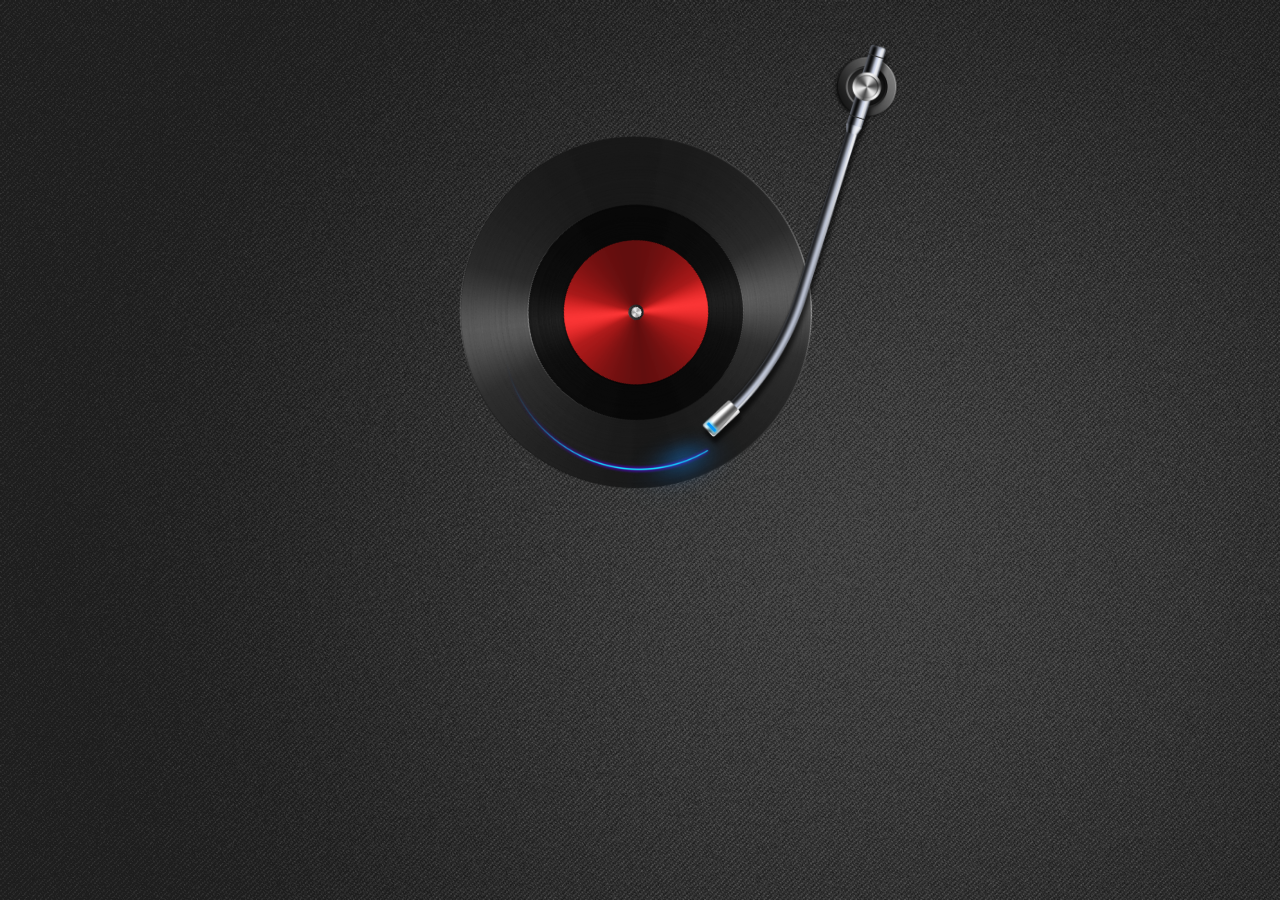
<file: 不二音乐网站2018-01-19-1000/index.html>
<!DOCTYPE html>
<html>
	<head>
		<meta charset="UTF-8">
		<title>首页</title>
		<link rel="stylesheet" href="css/reset.css" />
		<link rel="stylesheet" href="css/index.css" />
		<link rel="stylesheet" href="css/new_file2.css" />
		<link rel="stylesheet" href="./font-awesome-4.7.0/css/font-awesome.css" />
		
	</head>
	<body>
		<div class="M_idx_loading">
			<div class="loading">
				<audio id="play" src="musicSrc/222.mov" autoplay="autoplay"></audio>
				<div class="disk-wrap">
					<img id="crankshaft" src="img/crankshaft-wy.png" alt="">
					<img id="disc" src="img/disc-wy.png" alt="">
					<img id="light" src="img/light-wy.png" alt="">
				</div>
				<img id="loadTitle"  src="img/loadTitle-wy.png">
			</div>
		</div>
		<div class="wrap clearfix">
			<div class="content_l">
				<!--logo-->
				<div id="logo" class="logo_box"><a href="javascript:;" class="logo"></a></div>
				<!--功能栏-->
				<div class="M_idx_menu">
					<ul id="menu-ul" class="menu-ul">
						<li>
							<span>歌手</span>
							<div class="musiclist">
								<p singer='0'>全部</p>
								<p singer='4'>华语</p>
								<p singer='5'>欧美</p>
								<p singer='1'>男歌手</p>
								<p singer='2'>女歌手</p>
								<p singer='3'>组合</p>
							</div>
						</li>
						<li id="tv"><span>电台</span></li>
						<li id="Ranking"><span>排行榜</span></li>
						<li>
							<span>分类歌单</span>
							<div class="musiclist">
								<p>我喜欢</p>
								<p>我的歌单</p>
							</div>
						</li>
					</ul>
					<!-- 播放器 -->
					<div class="M_idx_audioPlayer">
						<audio id="audio-wy" src="" loop="loop"></audio>
						<div id="musicName-wy">
							<span></span>
						</div>
						<div id="contro-wy">
							<img id="prev-wy" src="img/prev-wy.png" alt="">
							<img id="play-wy" src="img/play-wy.png" alt="">
							<img id="next-wy" src="img/next-wy.png" alt="">
						</div>
					</div>
				</div>
			</div>
			
			<div id="content_r" class="content_r">
				<div id="contntList" class="contntList">
					<!-- 专辑图文列表 start -->
					<div class="M_idx_imgList" style="display: block;">
						<ul class="box_ul clearfix">
							<li>
								<div class="imgBox">
									<div class="move"></div>
									<a href="javascript:;" class="dicsImg">
										<img src="img/head.png" class="disc"/>
										<span class="m-name">奋斗史</span>
									</a>
								</div>
							</li>
							<li>
								<div class="imgBox">
									<div class="move"></div>
									<a href="javascript:;" class="dicsImg">
										<img src="img/_temp/i_1.jpg" class="disc"/>
										<span class="m-name">奋斗史</span>
									</a>
								</div>
							</li>
							<li>
								<div class="imgBox">
									<div class="move"></div>
									<a href="javascript:;" class="dicsImg">
										<img src="img/head.png" class="disc"/>
										<span class="m-name">奋斗史</span>
									</a>
								</div>
							</li>
							<li>
								<div class="imgBox">
									<div class="move"></div>
									<a href="javascript:;" class="dicsImg">
										<img src="img/_temp/i_1.jpg" class="disc"/>
										<span class="m-name">奋斗史</span>
									</a>
								</div>
							</li>
							<li>
								<div class="imgBox">
									<div class="move"></div>
									<a href="javascript:;" class="dicsImg">
										<img src="img/head.png" class="disc"/>
										<span class="m-name">奋斗史奋斗史奋斗史奋斗史奋斗史</span>
									</a>
								</div>
							</li>
							<li>
								<div class="imgBox">
									<div class="move"></div>
									<a href="javascript:;" class="dicsImg">
										<img src="img/head.png" class="disc"/>
										<span class="m-name">奋斗史</span>
									</a>
								</div>
							</li>
							<li>
								<div class="imgBox">
									<div class="move"></div>
									<a href="javascript:;" class="dicsImg">
										<img src="img/head.png" class="disc"/>
										<span class="m-name">奋斗史</span>
									</a>
								</div>
							</li>
							<li>
								<div class="imgBox">
									<div class="move"></div>
									<a href="javascript:;" class="dicsImg">
										<img src="img/head.png" class="disc"/>
										<span class="m-name">奋斗史</span>
									</a>
								</div>
							</li>
							<li>
								<div class="imgBox">
									<div class="move"></div>
									<a href="javascript:;" class="dicsImg">
										<img src="img/head.png" class="disc"/>
										<span class="m-name">奋斗史</span>
									</a>
								</div>
							</li>
							
						</ul>
					</div>
					<!-- 专辑图文列表 ends -->
					<!-- 歌手图文列表 start -->
					<div class="M_idx_singers" style="display: block;">
						<ul class="singerLst clearfix">
							<li>
								<a href="#">
									<img src="img/_temp/i_3.jpg" />
									<span>林俊杰</span>
								</a>
							</li>
							<li>
								<a href="#">
									<img src="img/_temp/i_1.jpg" />
									<span>林俊杰</span>
								</a>
							</li>
							<li>
								<a href="#">
									<img src="img/_temp/i_3.jpg" />
									<span>林俊杰林俊杰林俊杰林俊杰林俊杰</span>
								</a>
							</li>
							<li>
								<a href="#">
									<img src="img/_temp/i_3.jpg" />
									<span>林俊杰</span>
								</a>
							</li>
							<li>
								<a href="#">
									<img src="img/_temp/i_3.jpg" />
									<span>林俊杰</span>
								</a>
							</li>
							<li>
								<a href="#">
									<img src="img/_temp/i_3.jpg" />
									<span>林俊杰</span>
								</a>
							</li>
							<li>
								<a href="#">
									<img src="img/_temp/i_3.jpg" />
									<span>林俊杰</span>
								</a>
							</li>
							<li>
								<a href="#">
									<img src="img/_temp/i_3.jpg" />
									<span>林俊杰</span>
								</a>
							</li>
							<li>
								<a href="#">
									<img src="img/_temp/i_3.jpg" />
									<span>林俊杰</span>
								</a>
							</li>
							<li>
								<a href="#">
									<img src="img/_temp/i_3.jpg" />
									<span>林俊杰</span>
								</a>
							</li>
							<li>
								<a href="#">
									<img src="img/_temp/i_3.jpg" />
									<span>林俊杰</span>
								</a>
							</li>
							<li>
								<a href="#">
									<img src="img/_temp/i_3.jpg" />
									<span>林俊杰</span>
								</a>
							</li>
						</ul>

					</div>
					<!-- 歌手图文列表 ends -->
					<!-- 收藏和歌单列表 start -->
					<ul class="tion_ul clearfix" style="display: none;">
						<li>
							<div class="num">1</div>
							<div class="the">
								<span>信仰(Live)</span>
								<div class="icon">
									<img src="img/播放.png" alt="" />
									<img src="img/删除.png" alt="" />
								</div>

							</div>
							<div class="name"><span>张信哲</span></div>
							<div class="Album"><span>超强音浪 跨年</span></div>
							<div class="often"><span>01:43</span></div>
						</li>
						<li>
							<div class="num">2</div>
							<div class="the">
								<span>海阔天空 (Live)  </span>
								<div class="icon">
									<img src="img/播放.png" alt="" />
									<img src="img/删除.png" alt="" />
								</div>
							</div>
							<div class="name"><span>信</span></div>
							<div class="Album"><span>超强音浪 跨年</span></div>
							<div class="often"><span>01:43</span></div>
						</li>
						<li>
							<div class="num">3</div>
							<div class="the">
								<span>黄昏 (Live)  </span>
								<div class="icon">
									<img src="img/播放.png" alt="" />
									<img src="img/删除.png" alt="" />
								</div>
							</div>
							<div class="name"><span>周传雄</span></div>
							<div class="Album"><span>超强音浪 跨年</span></div>
							<div class="often"><span>01:43</span></div>
						</li>
						<li>
							<div class="num">1</div>
							<div class="the">
								<span>夜夜夜夜 (Live) </span>
								<div class="icon">
									<img src="img/播放.png" alt="" />
									<img src="img/删除.png" alt="" />
								</div>

							</div>
							<div class="name"><span>齐秦</span></div>
							<div class="Album"><span>超强音浪 跨年</span></div>
							<div class="often"><span>01:43</span></div>
						</li>
						<li>
							<div class="num">4</div>
							<div class="the">
								<span>在他乡 (Live) </span>
								<div class="icon">
									<img src="img/播放.png" alt="" />
									<img src="img/删除.png" alt="" />
								</div>

							</div>
							<div class="name"><span>水木年华</span></div>
							<div class="Album"><span>超强音浪 跨年</span></div>
							<div class="often"><span>01:43</span></div>
						</li>
						<li>
							<div class="num">5</div>
							<div class="the">
								<span>没离开过 (Live)  </span>
								<div class="icon">
									<img src="img/播放.png" alt="" />
									<img src="img/删除.png" alt="" />
								</div>

							</div>
							<div class="name"><span>沙宝亮</span></div>
							<div class="Album"><span>超强音浪 跨年</span></div>
							<div class="often"><span>01:43</span></div>
						</li>
						<li>
							<div class="num">6</div>
							<div class="the">
								<span>Still Loving You (Live) </span>
								<div class="icon">
									<img src="img/播放.png" alt="" />
									<img src="img/删除.png" alt="" />
								</div>

							</div>
							<div class="name"><span>林志炫</span></div>
							<div class="Album"><span>超强音浪 跨年</span></div>
							<div class="often"><span>01:43</span></div>
						</li>
						<li>
							<div class="num">7</div>
							<div class="the">
								<span>轻轻的告诉你 (Live)</span>
								<div class="icon">
									<img src="img/播放.png" alt="" />
									<img src="img/删除.png" alt="" />
								</div>

							</div>
							<div class="name"><span>杨钰莹</span></div>
							<div class="Album"><span>超强音浪 跨年</span></div>
							<div class="often"><span>01:43</span></div>
						</li>
							<li>
							<div class="num">8</div>
							<div class="the">
								<span>友情岁月 (Live) </span>
								<div class="icon">
									<img src="img/播放.png" alt="" />
									<img src="img/删除.png" alt="" />
								</div>

							</div>
							<div class="name"><span>张信哲</span></div>
							<div class="Album"><span>超强音浪 跨年</span></div>
							<div class="often"><span>01:43</span></div>
						</li>
						<li>
							<div class="num">1</div>
							<div class="the">
								<span>信仰(Live)</span>
								<div class="icon">
									<img src="img/播放.png" alt="" />
									<img src="img/删除.png" alt="" />
								</div>

							</div>
							<div class="name"><span>张信哲</span></div>
							<div class="Album"><span>超强音浪 跨年</span></div>
							<div class="often"><span>01:43</span></div>
						</li>
						<li>
							<div class="num">2</div>
							<div class="the">
								<span>海阔天空 (Live)  </span>
								<div class="icon">
									<img src="img/播放.png" alt="" />
									<img src="img/删除.png" alt="" />
								</div>

							</div>
							<div class="name"><span>信</span></div>
							<div class="Album"><span>超强音浪 跨年</span></div>
							<div class="often"><span>01:43</span></div>
						</li>
						<li>
							<div class="num">3</div>
							<div class="the">
								<span>黄昏 (Live)  </span>
								<div class="icon">
									<img src="img/播放.png" alt="" />
									<img src="img/删除.png" alt="" />
								</div>

							</div>
							<div class="name"><span>周传雄</span></div>
							<div class="Album"><span>超强音浪 跨年</span></div>
							<div class="often"><span>01:43</span></div>
						</li>
						<li>
							<div class="num">1</div>
							<div class="the">
								<span>夜夜夜夜 (Live) </span>
								<div class="icon">
									<img src="img/播放.png" alt="" />
									<img src="img/删除.png" alt="" />
								</div>

							</div>
							<div class="name"><span>齐秦</span></div>
							<div class="Album"><span>超强音浪 跨年</span></div>
							<div class="often"><span>01:43</span></div>
						</li>
						<li>
							<div class="num">4</div>
							<div class="the">
								<span>在他乡 (Live) </span>
								<div class="icon">
									<img src="img/播放.png" alt="" />
									<img src="img/删除.png" alt="" />
								</div>

							</div>
							<div class="name"><span>水木年华</span></div>
							<div class="Album"><span>超强音浪 跨年</span></div>
							<div class="often"><span>01:43</span></div>
						</li>
						<li>
							<div class="num">5</div>
							<div class="the">
								<span>没离开过 (Live)  </span>
								<div class="icon">
									<img src="img/播放.png" alt="" />
									<img src="img/删除.png" alt="" />
								</div>

							</div>
							<div class="name"><span>沙宝亮</span></div>
							<div class="Album"><span>超强音浪 跨年</span></div>
							<div class="often"><span>01:43</span></div>
						</li>
						<li>
							<div class="num">6</div>
							<div class="the">
								<span>Still Loving You (Live) </span>
								<div class="icon">
									<img src="img/播放.png" alt="" />
									<img src="img/删除.png" alt="" />
								</div>

							</div>
							<div class="name"><span>林志炫</span></div>
							<div class="Album"><span>超强音浪 跨年</span></div>
							<div class="often"><span>01:43</span></div>
						</li>
						<li>
							<div class="num">7</div>
							<div class="the">
								<span>轻轻的告诉你 (Live)</span>
								<div class="icon">
									<img src="img/播放.png" alt="" />
									<img src="img/删除.png" alt="" />
								</div>

							</div>
							<div class="name"><span>杨钰莹</span></div>
							<div class="Album"><span>超强音浪 跨年</span></div>
							<div class="often"><span>01:43</span></div>
						</li>
							<li>
							<div class="num">8</div>
							<div class="the">
								<span>友情岁月 (Live) </span>
								<div class="icon">
									<img src="img/播放.png" alt="" />
									<img src="img/删除.png" alt="" />
								</div>

							</div>
							<div class="name"><span>张信哲</span></div>
							<div class="Album"><span>超强音浪 跨年</span></div>
							<div class="often"><span>01:43</span></div>
						</li>
						<li>
							<div class="num">1</div>
							<div class="the">
								<span>信仰(Live)</span>
								<div class="icon">
									<img src="img/播放.png" alt="" />
									<img src="img/删除.png" alt="" />
								</div>

							</div>
							<div class="name"><span>张信哲</span></div>
							<div class="Album"><span>超强音浪 跨年</span></div>
							<div class="often"><span>01:43</span></div>
						</li>
					</ul>
					<!-- 收藏和歌单列表 ends -->
				</div>
			</div>
			<!--iframe-->
			<!-- <iframe id="ifra" src="http://www.w3school.com.cn/tags/att_iframe_src.asp" frameborder="1"></iframe> -->
			<div id = "ifra">
				<div id="M_dtl_scrollBody">
					<div id="M_dtl_scrollBlock">					
					</div>
				</div>
				
				<div id="M_dtl_box">
					<div class="M_dtl_tcc">
						<div class="M_dtl_pup"></div>
					</div>
					<!--背景图片
					-->
					<div id="M_dtl_bc"></div>
					<div id="M_dtl_head" class="clearfix">
						<div id="M_dtl_head_left">
							<div id="M_dtl_head_left_1">
								<img src="img/logo2.png"/>
							</div>
						</div>
						<div id="M_dtl_head_right" >
							<h2>怀旧</h2>
							<h3>后来才发现，有些老歌真是好听到哭</h3>
							<ul class="M_dtl_ul">
								<li class="li1"><span>标签：</span><span></span></li>
								<li><span>播放量：</span><span></span></li>
								<li><span>收藏量：</span><span></span></li>
							</ul>
							<div id="M_dtl_footer">
								<div class="M_dtl_bf">
									<img src="./img/111111.png"/ style="width: 17px; height: 20px;">
									<span>播放全部</span>
								</div>
								<div class="M_dtl_fen">
									<img src="img/xing.png"/>
									<span>分享</span>
								</div>
							</div>
						</div>
					</div>
					<section id="M_dtl_section" class="clearfix">					
						<ul class="M_dtl_tion_ul" class="clearfix">
							<li class="M_dtl_nav">
								<div class="M_dtl_num"></div>
								<div class="M_dtl_the"><span>歌曲</span></div>					
								<div class="M_dtl_name"><span>歌手</span></div>
								<div class="M_dtl_Album"><span>专辑</span></div>
								<div class="M_dtl_often"><span>时长</span></div>
							</li>	
						</ul>
						<div id="M_dtl_brief" class="clearfix">
							<div class="M_dtl_jj"><span>简介</span></div>
							<div id="M_dtl_text">
								<span>
								谁执笔但记情成卷，只空忆此去经年。
								一首怀旧老歌，唱出一代人的记忆。
							</span>
							</div>					
							<div class="M_dtl_imgs">
								<img src="img/sg.png"/>
								<img src="img/sg.png"/>
							</div>					
						</div>
					</section>
				</div>
				<span id="x_close" class="x_close"></span>
			</div>

			<div id="M_idx_scrBody" class="M_idx_scrBody">
		        <div id="scrlBlock" class="scrlBlock"></div>
		    </div>
		</div>
		<script src="js/data.js"></script>	
		<script src="js/dataMove.js"></script> 
		<script src="js/scroll.js"></script>
		<script src="js/index.js"></script>
		<script src="js/singerlist.js"></script> 
		<script src="js/album.js"></script>
		<script src="js/new_file.js"></script> 
		<script src="js/tween.js"></script>
		
	</body>
</html>
</file>
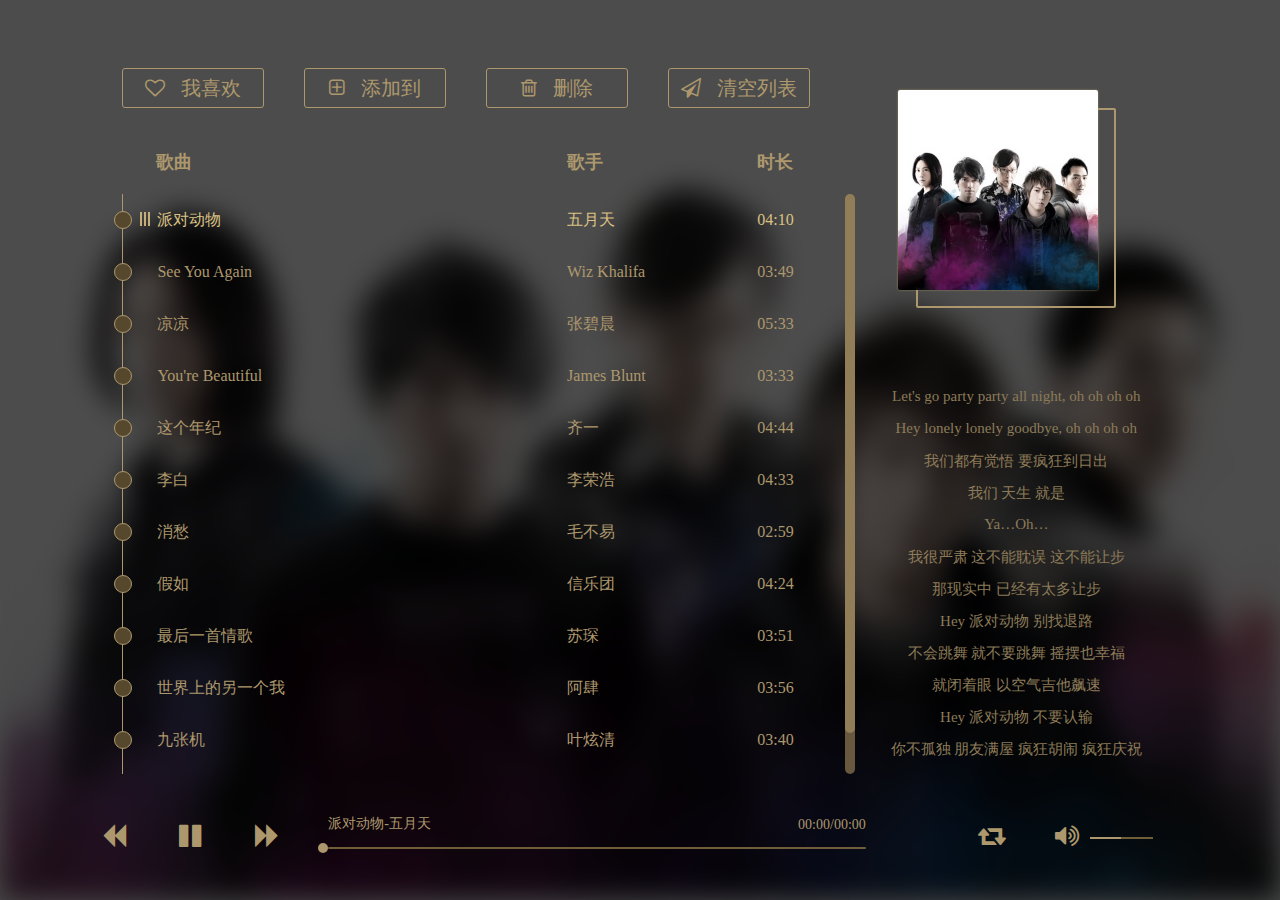
<file: 不二音乐网站2018-01-19-1000/Music/index.html>
<!DOCTYPE html>
<html>
	<head>
		<meta charset="utf-8" />
		<meta name="viewport" content="width=device-width, initial-scale=1,maximum-scale=1">
		<link rel="stylesheet" href="css/index.css" />
		<link rel="stylesheet" href="css/font-awesome.min.css" />
		<script src="js/jquery-2.2.1.min.js"></script>
		<title>播放页 </title>
	</head>
	<body>
		<!--背景模糊-->
		<div class="blur" /></div>
		<!--蒙版-->
		<div id="Mask"></div>
		<!--头部-->
		<header>
			<ul>
				<li><i class="fa fa-heart-o"></i>我喜欢</li>
				<li><i class="fa fa-plus-square-o"></i>添加到</li>
				<li id="header_delete"><i class="fa fa-trash-o"></i>删除</li>
				<li id="header_empty"><i class="fa fa-send-o"></i>清空列表</li>
			</ul>
		</header>
		<!--内容部分-->
		<article>
			<!--列表-->
			<div class="Text_left">
				<!--title-->
				<div class="left_title">
					<div class="left_song">歌曲</div>
					<div class="left_singer">歌手</div>
					<div class="left_time">时长</div>
				</div>
				<!--列表内容-->
				<div id="menu" class="menu" >
					<ul id="menu_ul" class="menu_ul">
						<!--<li><div class="circle"></div><span>在他乡</span><span>水木年华</span><span>04:30</span><div class="menu_animation"><em class="anim_1"></em><em class="anim_2"></em><em class="anim_3"></em></div></li>-->
					</ul>
					<!--滚动条-->
					<div id="scroll_bar" class="scroll_bar">
						<!--滑块-->
						<div id="bar" class="bar"></div>
					</div>
				</div>
			</div>
			<!--歌词海报-->
			<div class="Text_right">
				<!--歌词头像-->
				<div class="right_frame"><img src="img/123.gif" /></div>
				<!--歌词部分-->
				<div class="box_Lyric">
					<ul id="Lyric" class="Lyric">
						<!--<li>喵喵喵喵喵喵喵喵喵喵喵喵</li>-->
					</ul>
				</div>
			</div>
		</article>
		<!--底部功能栏-->
		<footer>
			<!--播放暂停-->
			<div class="footer_left">
				<i id="footer_last" class="fa fa-backward"></i>
				<i id="plays" class="fa fa-pause"></i><!--fa-pause-->
				<i id="footer_next" class="fa fa-forward"></i>
				<!--播放器-->
				<audio id="musicplay" preload="auto"></audio>
			</div>
			<!--时间进度条-->
			<div class="footer_center">
				<ul class="center_ul">
					<!--歌曲信息-->
					<li class="ul_information"><span class="information_name">在他乡-水木年华</span><span class="information_time">00:00/00:00</span></li>
					<!--进度条-->
					<li class="ul_Progress">
						<div class="li_slider"></div>
						<div class="li_Percentage"><i class="spot"></i></div>
					</li>
				</ul>
			</div>
			<!--循环音量功能按钮-->
			<div class="footer_right" >
				<!--播放方式-->
				<i id="footer_pattern" class="fa fa-retweet"></i> <!--random-->
				<!--音量-->
				<i id="footer_volume" class="fa fa-volume-up"></i><!--volume-off volume-down-->
				<!--音量条-->
				<div class="volume_box">
					<div class="volume_slider"></div>
				</div>
			</div>
		</footer>
		<script src="js/index.js"></script>
		<script src="js/scroll.js"></script>
		<script src="js/data.js"></script>
		<script src="js/logindata.js"></script>
	</body>
</html>
</file>
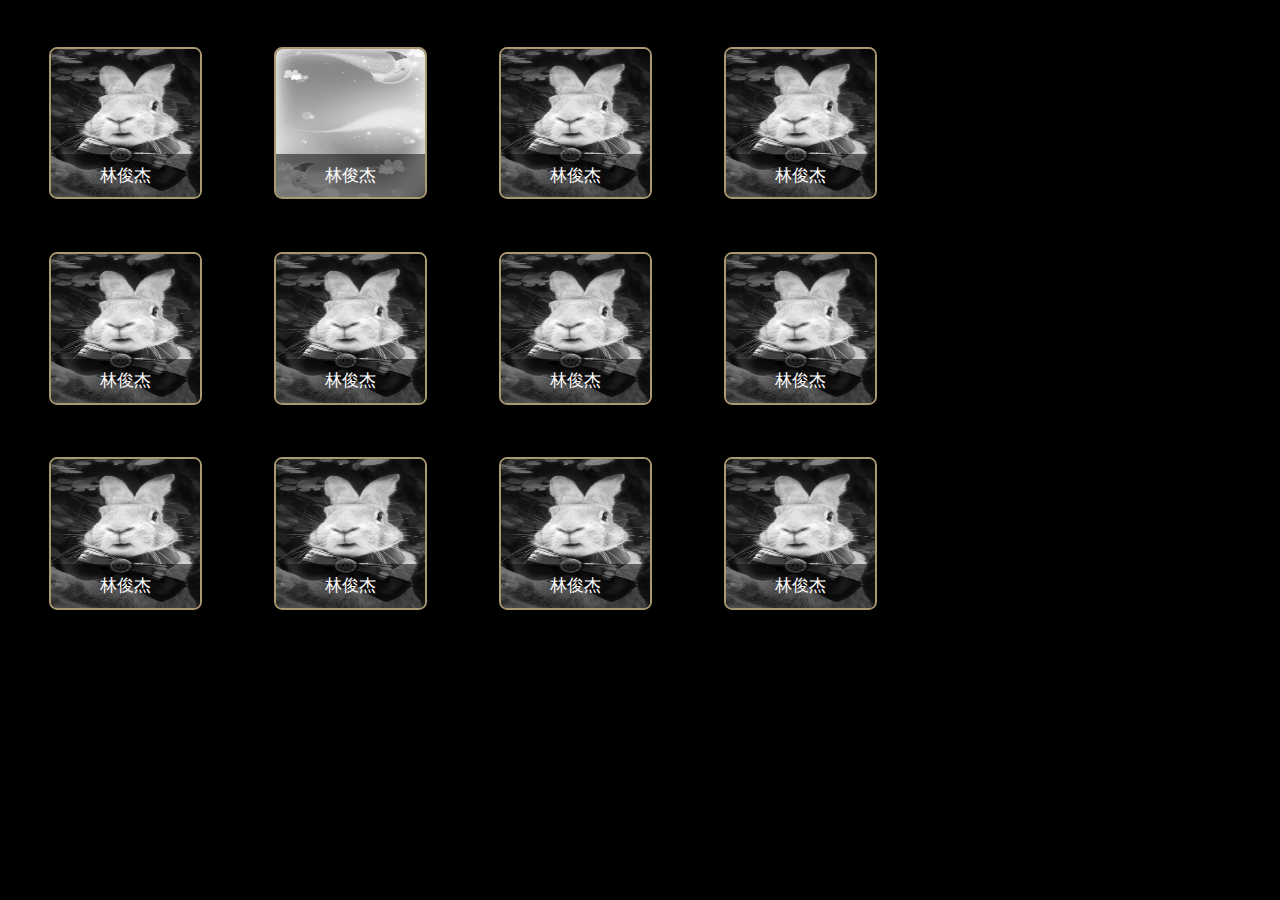
<file: 不二音乐网站2018-01-19-1000/module/首页-歌手图片列表.html>
<!DOCTYPE html>
<html lang="en">
<head>
	<meta charset="UTF-8">
	<title>首页-歌手图片列表</title>
	<link rel="stylesheet" type="text/css" href="../css/reset.css">
	<link rel="stylesheet" type="text/css" href="../css/index.css">
</head>
<body style="background: #000;">
	<div class="M_idx_singers">
		<ul class="singerLst">
			<li>
				<a href="#">
					<img src="../img/_temp/i_3.jpg" />
					<span>林俊杰</span>
				</a>
			</li>
			<li>
				<a href="#">
					<img src="../img/_temp/i_1.jpg" />
					<span>林俊杰</span>
				</a>
			</li>
			<li>
				<a href="#">
					<img src="../img/_temp/i_3.jpg" />
					<span>林俊杰</span>
				</a>
			</li>
			<li>
				<a href="#">
					<img src="../img/_temp/i_3.jpg" />
					<span>林俊杰</span>
				</a>
			</li>
			<li>
				<a href="#">
					<img src="../img/_temp/i_3.jpg" />
					<span>林俊杰</span>
				</a>
			</li>
			<li>
				<a href="#">
					<img src="../img/_temp/i_3.jpg" />
					<span>林俊杰</span>
				</a>
			</li>
			<li>
				<a href="#">
					<img src="../img/_temp/i_3.jpg" />
					<span>林俊杰</span>
				</a>
			</li>
			<li>
				<a href="#">
					<img src="../img/_temp/i_3.jpg" />
					<span>林俊杰</span>
				</a>
			</li>
			<li>
				<a href="#">
					<img src="../img/_temp/i_3.jpg" />
					<span>林俊杰</span>
				</a>
			</li>
			<li>
				<a href="#">
					<img src="../img/_temp/i_3.jpg" />
					<span>林俊杰</span>
				</a>
			</li>
			<li>
				<a href="#">
					<img src="../img/_temp/i_3.jpg" />
					<span>林俊杰</span>
				</a>
			</li>
			<li>
				<a href="#">
					<img src="../img/_temp/i_3.jpg" />
					<span>林俊杰</span>
				</a>
			</li>
		</ul>
	</div>
<script type="text/javascript">
	// $(window).resize(function ()// 绑定到窗口的这个事件中
	// {
	//   var whdef = 100/1920;// 表示1920的设计图,使用100PX的默认值
	//   var wH = window.innerHeight;// 当前窗口的高度
	//   var wW = window.innerWidth;// 当前窗口的宽度
	//   var rem = wW * whdef;// 以默认比例值乘以当前窗口宽度,得到该宽度下的相应FONT-SIZE值
	//   $('html').css('font-size', rem + "px");
	// });
document.querySelector('html').style.fontSize = window.innerWidth*100/1100 +'px';

window.onresize = function(){

	document.querySelector('html').style.fontSize = window.innerWidth*100/1100 +'px';
}
</script>
</body>
</html>
</file>
<file: 不二音乐网站2018-01-19-1000/css/index.css>
html{height: 100%; font-size: 625%;}
body{ overflow: hidden;/*	min-width: 1200rem;*/ height: 100%; position: relative; background-image: url(../img/bg.png);}

/*首页外框*/
.wrap{ 
    height: 100%; 
    overflow: auto;
    position: relative;
}
/*首页Logo*/
.logo_box{ height: 1.38rem; line-height: 1.38rem; text-align:center; }
.logo{ display: inline-block; width: .62rem; height: .68rem; text-align: center; background: url(../img/logo.png) no-repeat center center;	 background-size: cover; cursor: pointer;}

/*左侧*/
.content_l{ width: 2rem; height: 100%; float: left; background-color: rgba(0,0,0,0.3);}

/*首页左侧菜单*/
.M_idx_menu .menu-ul li{ height: .44rem; line-height: .44rem; text-align: center; margin-bottom: .25rem; cursor: pointer; font-size: .15rem; color:#ad986d; border:.02rem solid transparent; position: relative;}
.M_idx_menu .menu-ul li:hover{ border:.02rem solid #AD986D; cursor: pointer;}

/*左侧子菜单*/
/*.M_idx_menu .musiclist{ width:1.6rem; position: absolute; top: 2.32rem; left:2.0rem;display: none; z-index: 9999;}
.M_idx_menu .musiclist em{ display: block; width: 1.6rem; height: 0.47rem; background-color: #141414; margin-bottom: 0.1rem; margin-left: 0; color: #ad986d; font-size: 0.15rem; line-height: 0.47rem; text-align: center;}
.M_idx_menu .musiclist em:hover{ color: #141414; background-color: #ad986d;}*/

.M_idx_menu .musiclist{ width:1.6rem; position: absolute;top:0; left:1.98rem;display: none; z-index: 9999;}
.M_idx_menu .musiclist p{ width: 1.6rem; height: 0.47rem; background-color: #141414; margin-bottom: 0rem; margin-left: 0; color: #ad986d; font-size: 0.15rem; line-height: 0.47rem; text-align: center;}
.M_idx_menu .musiclist p:hover{ color: #141414; background-color: #ad986d;}


/*右侧*/
.content_r{ height: 100%; margin-left: 2rem; position: relative; overflow: hidden;}
.contntList{ position: absolute;top:0;left: 0; height: 100%;}

/*首页专辑图文列表*/
.M_idx_imgList{ height: 100%; padding: .4rem 0 0 .2rem; box-sizing: border-box;}
.M_idx_imgList .box_ul{height: 100%;/*	display: flex; flex-wrap: wrap;*/ }

.M_idx_imgList .box_ul li{ float: left; width:2.68rem; height: 1.33rem; /*flex-direction: row;*/ margin:0 .2rem .4rem 0;}

.M_idx_imgList .box_ul li .imgBox{ width:100%; height: 100%; position: relative; background: url(../img/album_bg.png) no-repeat left top; background-size:cover;}

.M_idx_imgList .move{  width:1.3rem; height: 1.3rem; position: absolute; top:0;left:.97rem; text-align: center;background-image: url(../img/gp.png);
background-repeat: no-repeat;background-size: 1.3rem  1.3rem;display: block;}
/*.M_idx_imgList .move img{width:1.3rem; height: 1.3rem; display:block; vertical-align: middle;}*/

.M_idx_imgList .dicsImg{ position: relative; display: block; width: 1.3rem;height: 1.3rem;left:.33rem; }
.M_idx_imgList .disc{ width: 1.3rem; height: 1.3rem; position: absolute; top:0; left:0; filter: grayscale(1);background: url(../img/img_bg.jpg) no-repeat; background-size: cover;}
/*.M_idx_imgList a:hover.dicsImg .disc{filter: grayscale(0); transition: all .3s;}*/
.M_idx_imgList .m-name{ display: block; width: 100%; height: .4rem; background-color: rgba(0,0,0,0.3); font-size: .15rem; line-height: .4rem; text-align: center; position: absolute; bottom: 0; left:0; color: #fff;overflow: hidden; white-space: nowrap; text-overflow: ellipsis;}


/*首页歌手列表*/
.M_idx_singers ul{width:8rem;padding-top: .4rem; position: relative;}
.M_idx_singers li{ position: relative; float: left; border: .02rem solid #aa9870; text-align: center; margin:0 .2rem .45rem .42rem;overflow: hidden; border-radius: .07rem;}
.M_idx_singers li a{ display: block;cursor: pointer; }

.M_idx_singers li img{width:1.28rem; height: 1.28rem; display: block; filter: grayscale(1); background: url(../img/img_bg.jpg) no-repeat; background-size: cover;}
.M_idx_singers li span{ position: absolute;left: 0; bottom: 0; display: block;width:100%; height: .375rem; overflow: hidden; white-space: nowrap; text-overflow: ellipsis; color: #fbfbfb; line-height: .375rem; font-size: .15rem; background: rgba(0,0,0, .5);}

.M_idx_singers li a:hover img{filter: grayscale(0); transition: all .3s;}
.M_idx_singers li a:hover span{transition: all .3s;}
#btn_sort,
#btn_sort_po{display:block; position: fixed; top:.4rem; right: .8rem; font-size:.12rem; width:.3rem; height: .3rem; padding: .05rem; background: #aa9870; text-align:center; border-radius: .03rem; color: #fff; background: url(../img/sortbtn.png) no-repeat; background-size: cover; text-indent: -9999em;}


/*歌单和收藏列表*/
.tion_ul{width:90%;line-height: 0.48rem;margin-left: 3%; margin-top: 2%;}
.tion_ul li{ height: 0.48rem; font-size: 0.14rem; position: relative; color:#ad986d; padding-left: 0.1rem;}
.tion_ul li:hover{ background-color:#ad986d; color: #0a0a0a;}
.num{ width: 4%; /*width: 33rem;*/ height: 0.48rem; float:left;}
.the{ width: 48%;/*width: 360rem;*/  height: 0.48rem;   float: left;}
.the span{float:left;}
.name{ width: 18%;/* width: 138rem;*/  height: 0.48rem; float: left;  position: relative;}
.Album{ width: 23%;/*width:170rem;*/  height: 0.48rem;float: left;}
.often{ width: 7%;/*width:117rem;*/  height: 0.48rem;  //background-color:#0D2222;  float: left;}
.jj{ margin-left:0.3rem; margin-bottom: 0.2rem; margin-top: 0.6rem; font-size: 0.18rem; line-height: 0.48rem; font-weight:bold;}
.icon{ width: 1.5rem; height: 0.48rem; /*background-color: #fff;*/ display: none; position: absolute; left:2.6rem; cursor: pointer;}
.icon img{ width: 0.25rem; height: 0.25rem; vertical-align: top; margin-left: 0.2rem; margin-top: 0.1rem;}


/*滚动条*/
.M_idx_scrBody{width:10px;height:100%;background: #675831;position: absolute;top:0;right:0; border-radius: 10px;}
.scrlBlock{width:10px;height:20px;position: absolute;top:0;left:0;background:#917e5a;border-radius: 10px;}

/*iframe*/
#ifra{height: 100%; width: 100%; margin-left: 2rem; position: relative; overflow: hidden; background: #000; display: none;}
.x_close{position: absolute; top: .1rem; right: .2rem; display: block; width:.4rem; height: .4rem;cursor: pointer; background: url(../img/close.png) no-repeat; background-size: cover;}


/* loading*/
.M_idx_loading{position: absolute;top: 0;bottom: 0;left: 0;right: 0; background: url("../img/loadingBg-wy.png") no-repeat;}
.M_idx_loading .loading .disk-wrap{width: 360px;height: 600px; margin: 0 auto;position: relative;
margin-top: 50px;}
.M_idx_loading .disk-wrap #crankshaft{width: 200px;position: absolute;right: -80px;top: -8px;z-index: 9;}
.M_idx_loading .disk-wrap #disc{width: 352px;margin-top: 86px;z-index:3;}
.M_idx_loading .disk-wrap #light{width: 240px;position: absolute;left: 45px;bottom: 140px;z-index:5; }
.M_idx_loading #loadTitle{opacity: 0; width: 260px;position: absolute;left: 50%;margin-left: -130px;bottom: 380px;}

/* miniPlayer */
.M_idx_audioPlayer{
    cursor: move; 
    position: absolute; 
    width: 1.7rem;
    height: .7rem;
    background: url("../img/audioBg-wy.png");
    background-size: 100%;
    padding: 0 0.15rem;
    z-index: 100;
    font-size: 0;
}
.M_idx_audioPlayer #musicName-wy{
    overflow: hidden;
    text-overflow:ellipsis;
    white-space: nowrap;
    text-align: center;
}
.M_idx_audioPlayer #musicName-wy span{font-size: .14rem;line-height: .42rem; color: black;}
.M_idx_audioPlayer #contro-wy img{
    margin-left: .24rem;
    cursor: pointer; 
    width: .27rem;
}
#contro-wy{
    cursor:auto;
}
</file>
<file: 不二音乐网站2018-01-19-1000/css/new_file2.css>
#M_dtl_bc {
  background: url(../img/logo2.png) no-repeat center center;
  width: 100%;
  height: 100%;
  position: absolute;
  background-size: cover;
  -webkit-filter: blur(14px);
  -moz-filter: blur(14px);
  -ms-filter: blur(14px);
  filter: blur(10px);
  opacity: 0.2;
  top: 0;
  left: 0;
  pointer-events: none;
}
#M_dtl_box {
  width: 100%;
  height: 100%;
  background-color: #222;
  border: 1px solid #000000;
  padding-top: 20px;
  padding-left: 30px;
  position: absolute;
  top: 0;
  left: 0;
}
#M_dtl_head {
  width: 100%;
  height: 248px;
}
#M_dtl_head_left {
  width: 260px;
  height: 248px;
  float: left;
  position: relative;
}
#M_dtl_head_left img {
  position: absolute;
  top: 0;
  left: 0;
}
#M_dtl_head_left_1 {
  width: 228px;
  height: 220px;
  border: 4px solid #ac9a6c;
  margin-left: 22px;
  margin-top: 22px;
}
#M_dtl_head_left_1 img{
  width: 235px;
  height: 225px;
}
#M_dtl_head_right {
  width: 500px;
  height: 238px;
  float: left;
  padding-left: 76px;
  padding-top: 10px;
}
#ifra h2 {
  font-size: 34px;
  line-height: 50px;
}
#ifra h3 {
  font-size: 24px;
  line-height: 40px;
}
.M_dtl_ul {
  width: 600px;
  height: 80px;
  padding-top: 5px;
}
.M_dtl_ul li {
  font-size: 16px;
  line-height: 25px;
}
#M_dtl_footer {
  line-height: 40px;
}
.M_dtl_bf {
  width: 114px;
  height: 40px;
  border: 1px solid #ac996f;
  border-radius: 7px;
  float: left;
  margin-top: 15px;
  padding-left: 14px;
  font-weight: bold;
  font-size: 16px;
  z-index: 2;
}
.M_dtl_bf:hover {
  cursor: pointer;
}
.M_dtl_bf img {
  vertical-align: top;
  margin-top: 8px;
}
.M_dtl_fen {
  width: 114px;
  height: 40px;
  border: 1px solid #ac996f;
  border-radius: 7px;
  float: left;
  margin-top: 15px;
  margin-left: 42px;
  padding-left: 14px;
  cursor: pointer;
  display: none;
}
.M_dtl_fen img {
  vertical-align: top;
  margin-top: 8px;
}
.M_dtl_fen:hover {
  cursor: pointer;
}
.M_dtl_fen span {
  vertical-align: top;
  margin-left: -18px;
  font-weight: bold;
  font-size: 16px;
}
#M_dtl_section {
  z-index: 0;
}
.M_dtl_nav {
  width: 100%;
  height: 35px;
  margin-bottom: 20px;
  margin-top: 60px;
  font-size: 18px;
  line-height: 48px;
  font-weight: bold;
  pointer-events: none;
}
.M_dtl_tion_ul {
  width: 70%;
  line-height: 48px;
  float: left;
}
#M_dtl_brief {
  width: 30%;
  height: 500px;
  float: left;
}
#M_dtl_text {
  width: 244px;
  height: 92px;
  line-height: 20px;
  padding-top: 5px;
  font-size: 14px;
  margin-left: 30px;
}
.M_dtl_imgs {
  margin-left: 30px;
  font-size: 0;
}
.M_dtl_imgs img:nth-child(1) {
  margin-right: 30px;
}
.M_dtl_tion_ul li {
  height: 48px;
  font-size: 14px;
  position: relative;
}
.M_dtl_icon {
  width: 200px;
  display: none;
  position: absolute;
  top: 0;
  left: 150px;
}
.M_dtl_tion_ul li:hover {
  background-color:rgba(198,198,198,0.2);
  color:#ad986d;
  cursor: pointer;
}
.M_dtl_num {
  text-indent: 10px;
  width: 4%;
  height: 48px;
  float: left;
}
.M_dtl_the {
  width: 48%;
  height: 48px;
  float: left;
}
.M_dtl_name {
  width: 18%;
  height: 48px;
  float: left;
}
.M_dtl_Album {
  width: 23%;
  height: 48px;
  float: left;
}
.M_dtl_often {
  width: 7%;
  height: 48px;
  float: left;
}
.M_dtl_jj {
  margin-left: 30px;
  margin-bottom: 20px;
  margin-top: 60px;
  font-size: 18px;
  line-height: 48px;
  font-weight: bold;
}
#ifra i {
  float: right;
  margin-top: 18px;
  margin-right: 200px;
  display: none;
}
#M_dtl_scrollBody {
  width: 30px;
  position: absolute;
  right: 0;
}
#M_dtl_scrollBlock {
  position: absolute;
  width: 10px;
  background: #cccaca;
  border-radius: 8px;
  right: 0;
  z-index: 2;
}
.M_dtl_tcc {
  width: 530px;
  height: 325px;
  border: 1px solid #0B0B0B;
  border-radius: 10px;
  background: #0000FF;
  position: absolute;
  z-index: 3;
  background: url(../img/tcc.png) no-repeat;
  background-size: 100%;
  left: 750px;
  top: 260px;
  display: none;
}
.M_dtl_pup {
  position: absolute;
  width: 30px;
  height: 30px;
  background: #eae7e7;
  opacity: 0;
  left: 500px;
}
.M_dtl_pup:hover {
  cursor: pointer;
}
</file>
<file: 不二音乐网站2018-01-19-1000/Music/css/index.css>
*{margin: 0px auto;padding:0px;font-family:"微软雅黑";-webkit-box-sizing: border-box;-moz-box-sizing: border-box;box-sizing: border-box;moz-user-select: -moz-none;
-moz-user-select: none;
-o-user-select:none;
-khtml-user-select:none;
-webkit-user-select:none;
-ms-user-select:none;
user-select:none;}
body{min-height:600px;overflow: hidden;min-width: 1200px;position: relative;}
a{text-decoration: none;outline: none;}
a:focus{outline: none;}
li{list-style-type: none;}
/*解决input按钮在Iphone上样式不一样的问题*/
input[type=button], input[type=submit], input[type=file], button{cursor: pointer; -webkit-appearance: none;}
.blur{ text-align: center; height: 100%; width: 100%; background-repeat: no-repeat; background-position: center; background-size: cover; -webkit-filter: blur(14px); -moz-filter: blur(14px); -o-filter: blur(14px); -ms-filter: blur(14px); filter: blur(14px); position: absolute; z-index: -2; top: 0; left: 0; transition: 0.2s;}
#Mask{position: absolute;z-index: -1;width: 100%;height: 100%;background: rgba(0,0,0,0.7);}
header,article,footer{padding:0 8% 0 8%;}
header{height: 12%;width: 100%;position: relative;text-align: center;}
header ul{position: absolute;bottom: 0;height: 40px;padding-left: 20px;}
header ul li{height:100%;width: 142px;float: left;margin-right: 40px;border: 1px solid #AD986D;border-radius: 3px;cursor: pointer;line-height: 38px;font-size: 20px;color: #AD986D;text-align: center;transition: 0.3s;}
header ul li:hover{background: #AD986D;color: black;}
header ul li i{margin-right: 16px;}
article{height: 74%;}
.Text_left,.Text_right{float: left;height: 100%;color: #AD986D;height: 100%;}
.Text_left{width: 70%;padding-top: 2%;}
.left_title{height: 10%;padding-left: 20px;}
.left_song,.left_singer,.left_time{float: left;height: 100%;padding-left: 34px;text-align: left;font-weight: 800;font-size: 18px;}
.left_song{width: 56%;}
.left_singer{width: 26%;}
.left_time{width: 18%;}
#menu{width: 100%;height: 90%;padding-left: 20px;overflow: hidden;position: relative;}
.menu ul{position: relative;}
.scroll_bar{width: 10px;border-radius: 10px;background: rgba(103,88,62,1);height: 100%;position: absolute;right: 0;top: 0;display: block;}
.bar{width: 100%;height: 100px;background: rgba(173,152,109,0.6);border-radius: 10px;display: block;position: absolute;top: 0;left: 0;}
.menu li{height: 52px;position: relative;border-left: 1px solid #AD986D;}
.menu li:hover{background: rgba(198,198,198,0.2);}
.menu li .circle{border: 1px solid #AD986D;border-radius: 50%;width: 18px;height: 18px;position: absolute;top: 50%;margin-top: -9px;left: -9px;transition: 0.3s;background: rgba(85,72,44,1);z-index: 88;}
.menu li div.circleclick{background: #AD986D;width: 22px;height: 22px;left: -11px;margin-top:-11px;}
.menu li span{float: left;display: block;overflow:hidden;height: 100%;line-height: 52px;padding-left: 34px;}
.menu li span:nth-child(2){width: 56%;}
.menu li span:nth-child(3){width: 26%;}
.menu li span:nth-child(4){width: 18%;}
.Text_right{width: 30%;height: 100%;}
.box_Lyric{overflow: hidden;margin-top: 80px;position: relative;transition: 0.3s;}
.Lyric{width: 100%;top: 0;position: absolute;z-index: 888;transition: 0.3s;font-size: 15px;}
.Lyric li{text-align: center;height: 32px;width: 100%;height: 32px;color: #8c7b58;transition: 0.3s;}
.Lyric li.Highlight{color: #C4AD79;}
.Text_right img{position: absolute;z-index: 2;width: 200px;height: 200px;left:-20px;top: -20px;border-radius: 2px;box-shadow: 0px 0px 2px 0px #AD986D; transition: box-shadow 0.3s;-moz-transition: box-shadow 0.3s;-webkit-transition: box-shadow 0.3s;}
.right_frame{position: relative;width: 200px;height: 200px;border: 2px solid #AD986D;border-radius: 2px;}
.Text_left:after,.Text_right:after,article:after,.left_song:after,.left_singer:after,.left_time:after,.menu li span:after{clear: both;}
footer{height: 14%;min-height: 64px;position: absolute;width: 100%;bottom: 0;}
.footer_left,.footer_center,.footer_right{height: 100%;float: left;color: #AD986D;}
footer i{cursor: pointer;}
.footer_left{font-size: 26px;text-align: left;width: 21%;line-height: 131px;}
.footer_left i{width: 26px;height: 26px;}
.footer_left i:nth-child(1){margin-left: 0;}
.footer_left i,.footer_right i{margin: 0 22px;}
.footer_right i:nth-child(2){margin-right: 0;}
.footer_center{width: 50%;}
.center_ul{height: 100%;}
.center_ul li{width: 100%;height: 50%;position: relative;}
.ul_information span{position: absolute;bottom: 4px;font-size: 14px;}
.ul_Progress{position: relative;}
.information_time{right: 0;}
.li_slider{background: #705E38;height: 2px;position: absolute;border-radius: 2px;top: 10px;left: 0;width:100%;z-index: 10;cursor: pointer;}
.li_Percentage{width: 0%;height: 2px;position: absolute;z-index: 12;left: 0;cursor: pointer;background: #AD986D;top: 10px;}
.spot{width: 10px;height: 10px;border-radius: 50%;background: #AD986D;position: absolute;right: 0;top: -4px;}
.footer_right{line-height: 131px;width: 29%;font-size: 26px;padding-right: 9%;text-align: right;position: relative;}
.footer_right i{width: 26px;height: 26px;text-align: left;}
.footer_right i:nth-child(2){margin-right: 0px;}
.volume_box{position: absolute;right: 8%;top: 50%;height: 2px;background: #705E38;width: 20%;cursor: pointer;}
.volume_slider{position: absolute;width:50%;height: 2px;left: 0;background: #AD986D;cursor: pointer;}
.menu_animation{position: absolute;width: 14px;height: 14px;top: 50%;margin-top: -7px;left: 14px;transform: rotate(180deg);}
.menu_animation em{background: #C4AD79;width: 2px;margin: 1px;height: 100%;float: left;}
.menu_animation em:after{clear: both;}
.anim_1{animation: waves 0.3s 0.2s ease alternate infinite;-webkit-animation: waves 0.3s 0.2s ease alternate infinite;}
.anim_2{animation: waves 0.3s 0.1s ease alternate infinite;-webkit-animation: waves 0.3s 0.1s ease alternate infinite;}
.anim_3{animation: waves 0.3s ease alternate infinite;-webkit-animation: waves 0.3s ease alternate infinite;}
.Oh_dear{display: block;color: #C4AD79;font-size: 30px;height: 42px;width: 272px;margin-top: 200px;}
@-webkit-keyframes waves{0%{height: 100%;} 100%{height: 0%;}}
@keyframes waves{0%{height: 100%;} 100%{height: 0%;}}
</file>
